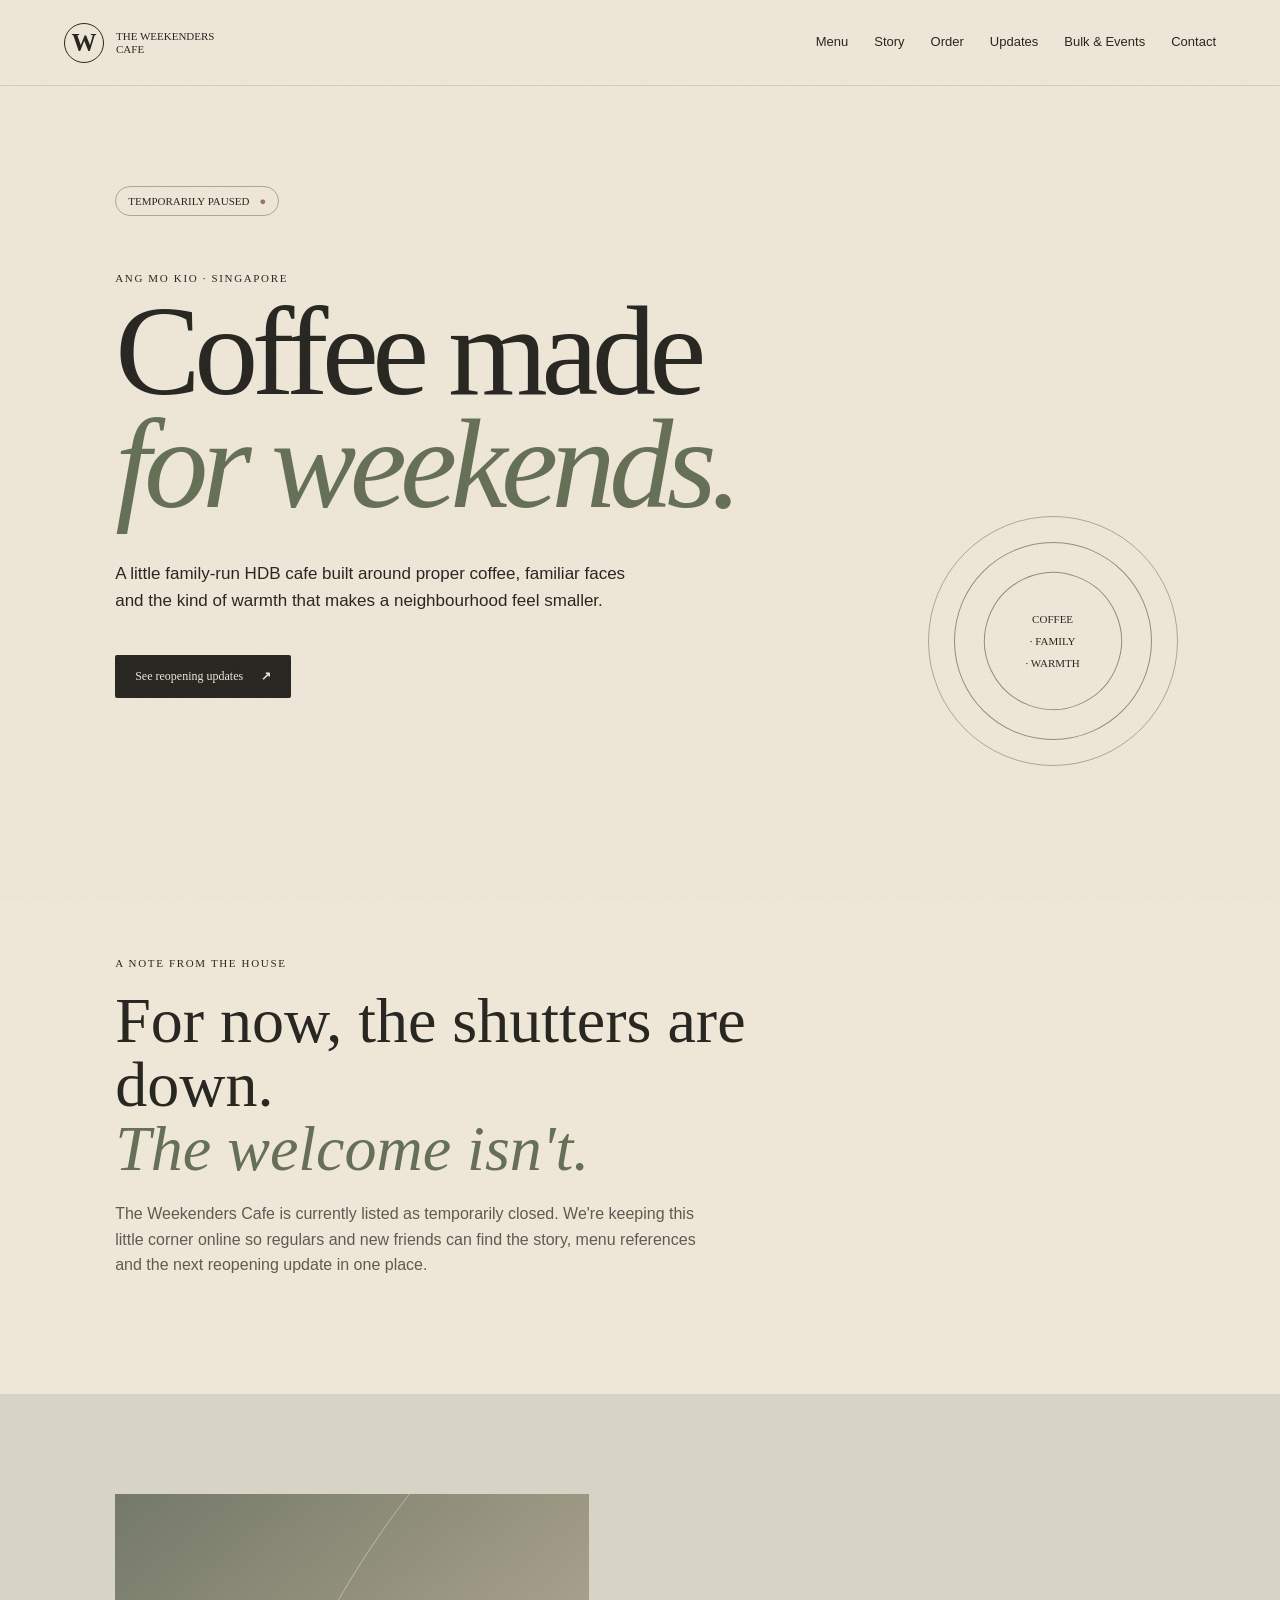
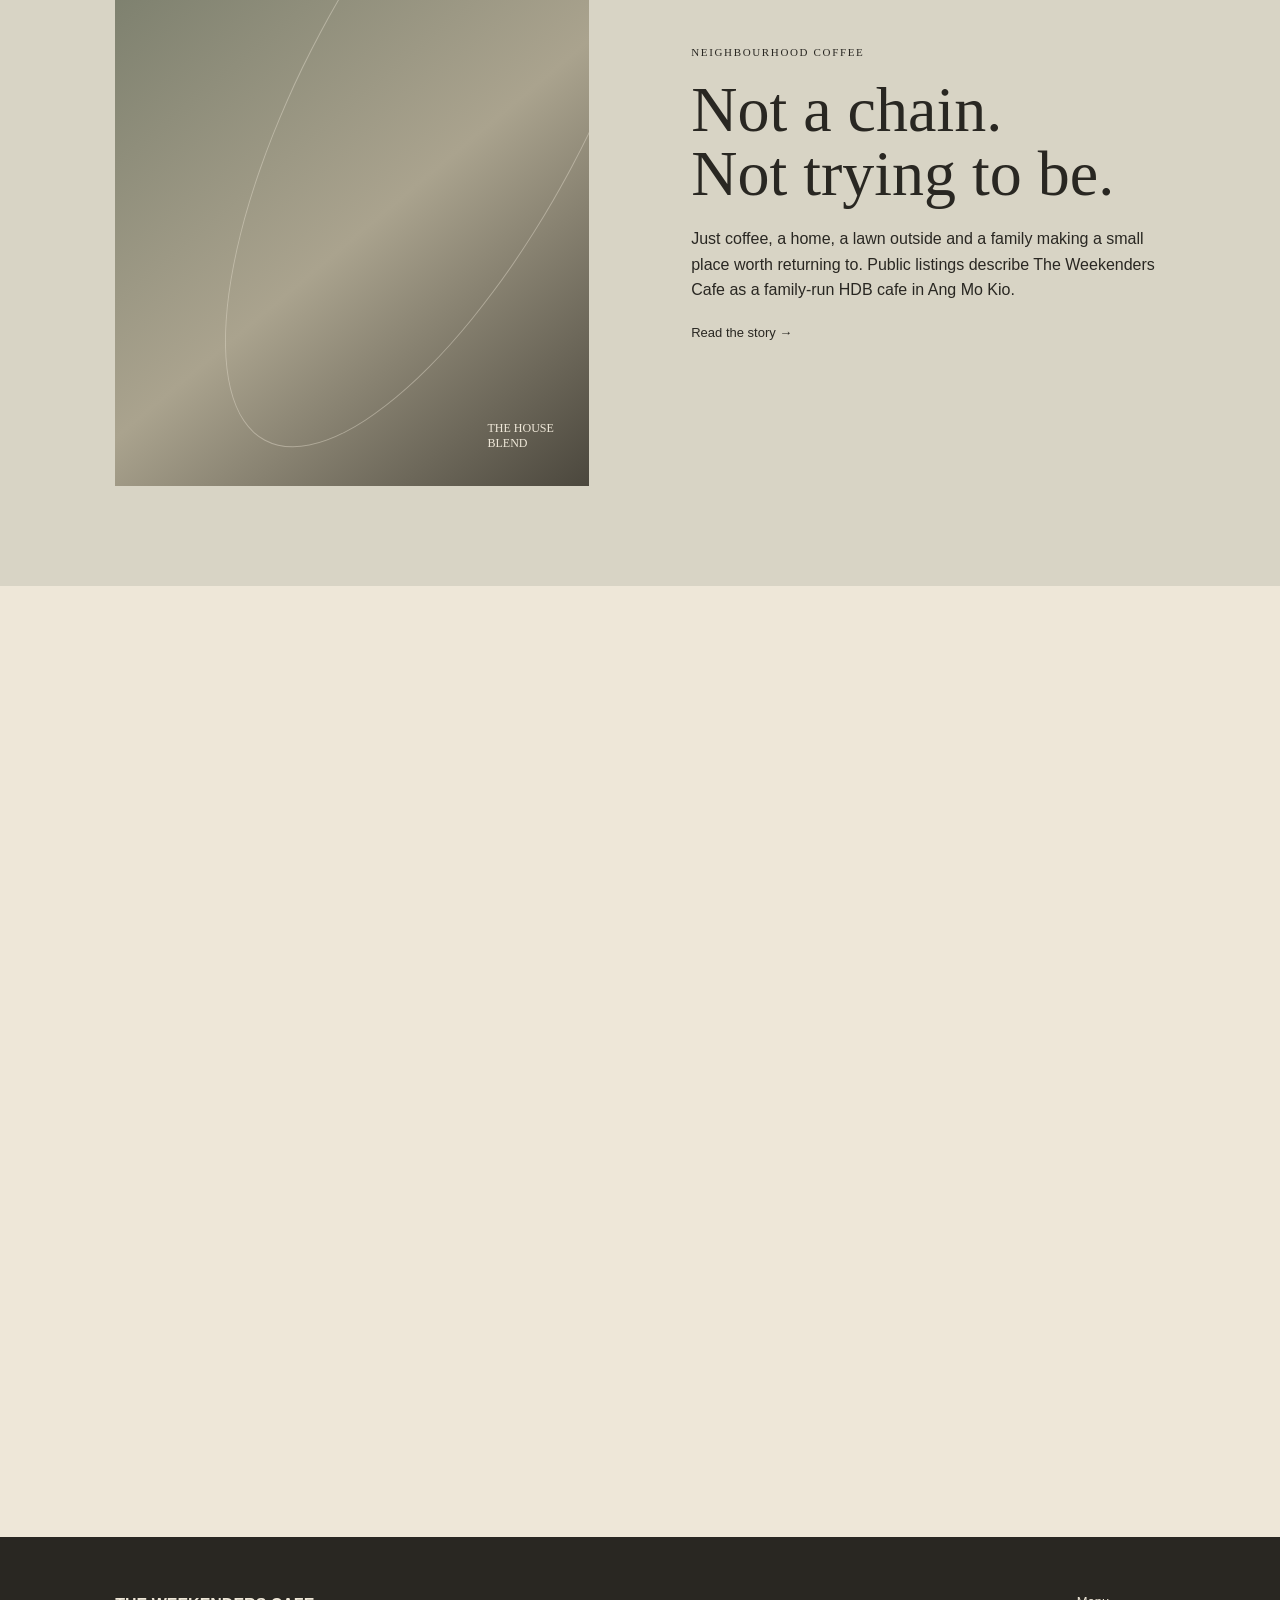
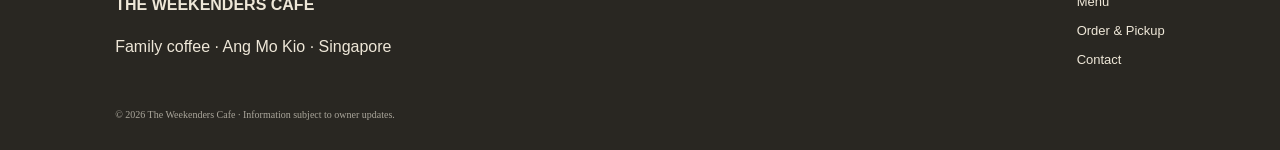
<file: index.html>
<!doctype html><html lang="en"><head><meta charset="utf-8"><meta name="viewport" content="width=device-width,initial-scale=1"><meta name="description" content="The Weekenders Cafe — a family-run neighbourhood coffee spot in Ang Mo Kio."><title>The Weekenders Cafe — Neighbourhood Coffee</title><link rel="stylesheet" href="css/style.css"></head><body><div class="loader"><span>W</span><i></i></div><div class="grain"></div><header><a class="logo" href="index.html"><b>W</b><span>THE WEEKENDERS<br>CAFE</span></a><button class="menu-btn" aria-label="Open menu">MENU</button><nav><a href="menu.html">Menu</a><a href="story.html">Story</a><a href="order.html">Order</a><a href="updates.html">Updates</a><a href="bulk.html">Bulk & Events</a><a href="contact.html">Contact</a></nav></header><main><section class="hero"><div class="status">TEMPORARILY PAUSED <span>●</span></div><p class="eyebrow">ANG MO KIO · SINGAPORE</p><h1>Coffee made<br><em>for weekends.</em></h1><p class="lead">A little family-run HDB cafe built around proper coffee, familiar faces and the kind of warmth that makes a neighbourhood feel smaller.</p><a class="button" href="updates.html">See reopening updates <b>↗</b></a><div class="orb"><span>COFFEE<br>· FAMILY<br>· WARMTH</span></div></section><section class="note reveal"><p class="eyebrow">A NOTE FROM THE HOUSE</p><h2>For now, the shutters are down.<br><em>The welcome isn't.</em></h2><p>The Weekenders Cafe is currently listed as temporarily closed. We're keeping this little corner online so regulars and new friends can find the story, menu references and the next reopening update in one place.</p></section><section class="split"><div class="photo-block reveal"><div class="fake-photo"><span>THE HOUSE<br>BLEND</span></div></div><div class="copy reveal"><p class="eyebrow">NEIGHBOURHOOD COFFEE</p><h2>Not a chain.<br>Not trying to be.</h2><p>Just coffee, a home, a lawn outside and a family making a small place worth returning to. Public listings describe The Weekenders Cafe as a family-run HDB cafe in Ang Mo Kio.</p><a class="text-link" href="story.html">Read the story →</a></div></section><section class="feature reveal"><p class="eyebrow">WHAT PEOPLE COME FOR</p><div class="cards"><article><span>01</span><h3>House coffee</h3><p>A proper neighbourhood espresso stop, with a house magic blend noted for chocolate and berry notes.</p></article><article><span>02</span><h3>Espresso tonic</h3><p>A bright, refreshing option for Singapore heat — one of the drinks highlighted by local listings.</p></article><article><span>03</span><h3>Matcha</h3><p>A quieter second lane alongside the coffee menu.</p></article></div></section><section class="banner reveal"><div><p class="eyebrow">WHEN WE RETURN</p><h2>Find the next date<br>before you make the trip.</h2></div><a class="button dark" href="updates.html">Reopening updates ↗</a></section></main><footer><div><b>THE WEEKENDERS CAFE</b><p>Family coffee · Ang Mo Kio · Singapore</p></div><div><a href="menu.html">Menu</a><a href="order.html">Order & Pickup</a><a href="contact.html">Contact</a></div><small>© 2026 The Weekenders Cafe · Information subject to owner updates.</small></footer><script src="js/app.js"></script></body></html>
</file>
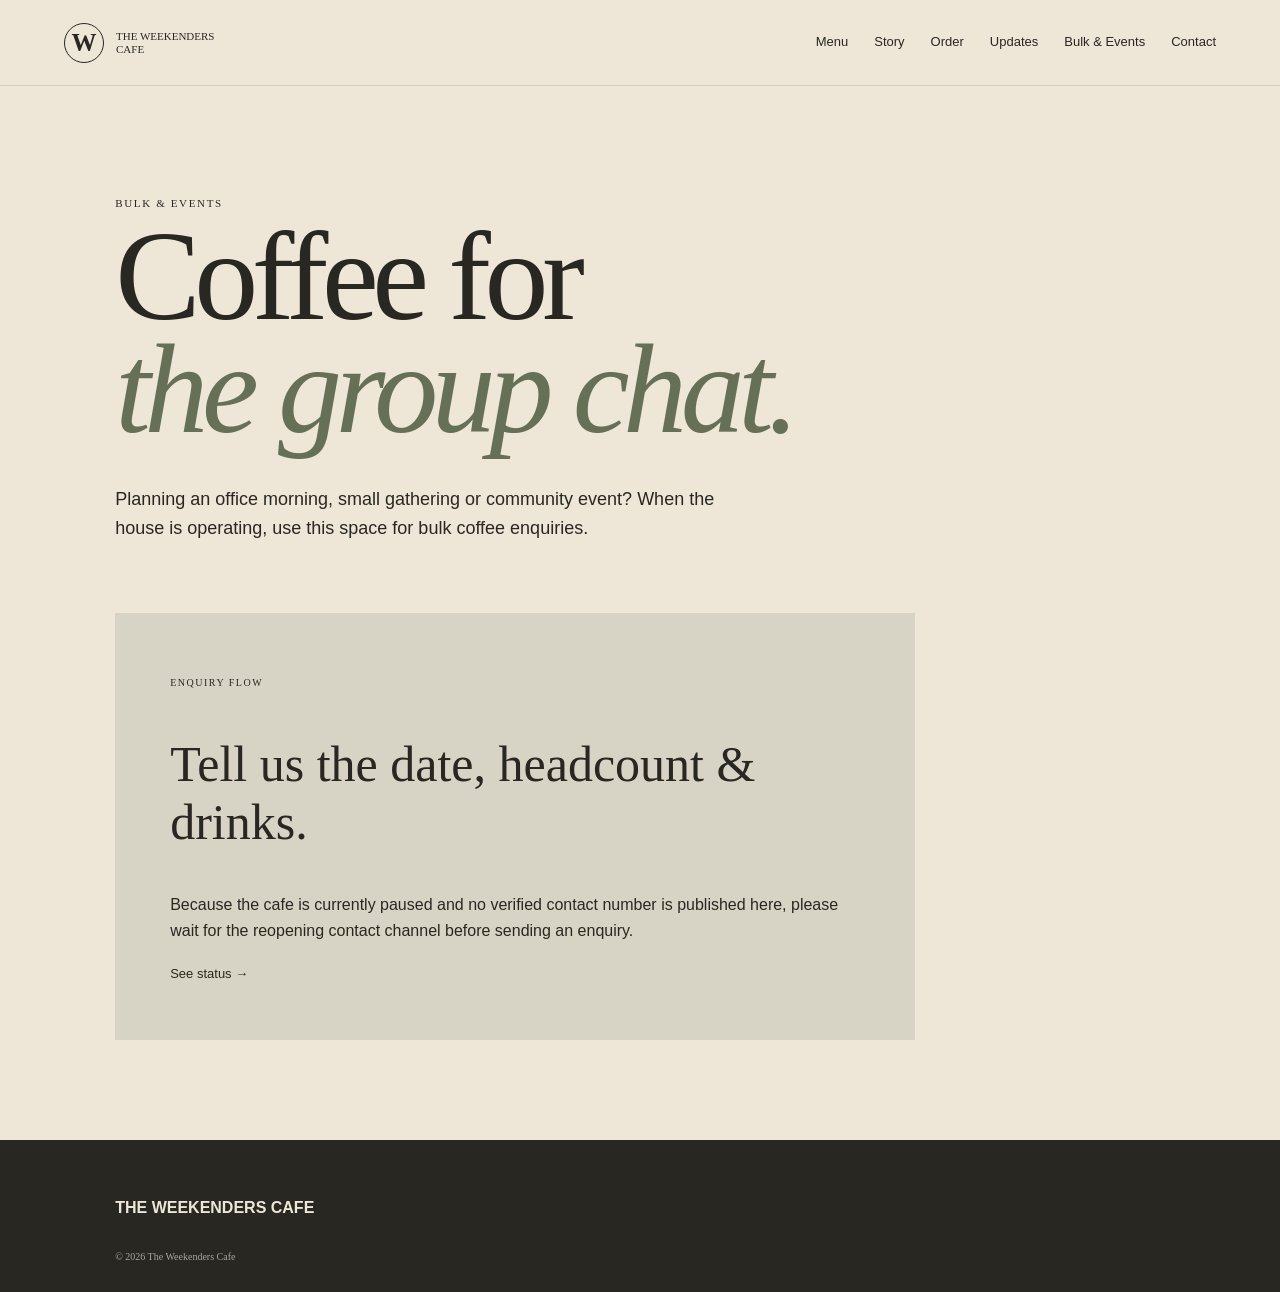
<file: bulk.html>
<!doctype html><html lang="en"><head><meta charset="utf-8"><meta name="viewport" content="width=device-width,initial-scale=1"><title>Bulk & Events — The Weekenders Cafe</title><link rel="stylesheet" href="css/style.css"></head><body><header><a class="logo" href="index.html"><b>W</b><span>THE WEEKENDERS<br>CAFE</span></a><button class="menu-btn">MENU</button><nav><a href="menu.html">Menu</a><a href="story.html">Story</a><a href="order.html">Order</a><a href="updates.html">Updates</a><a href="bulk.html">Bulk & Events</a><a href="contact.html">Contact</a></nav></header><main class="page"><p class="eyebrow">BULK & EVENTS</p><h1>Coffee for<br><em>the group chat.</em></h1><p class="intro">Planning an office morning, small gathering or community event? When the house is operating, use this space for bulk coffee enquiries.</p><div class="event-card"><span>ENQUIRY FLOW</span><h2>Tell us the date, headcount & drinks.</h2><p>Because the cafe is currently paused and no verified contact number is published here, please wait for the reopening contact channel before sending an enquiry.</p><a class="text-link" href="updates.html">See status →</a></div></main><footer><div><b>THE WEEKENDERS CAFE</b></div><small>© 2026 The Weekenders Cafe</small></footer><script src="js/app.js"></script></body></html>
</file>
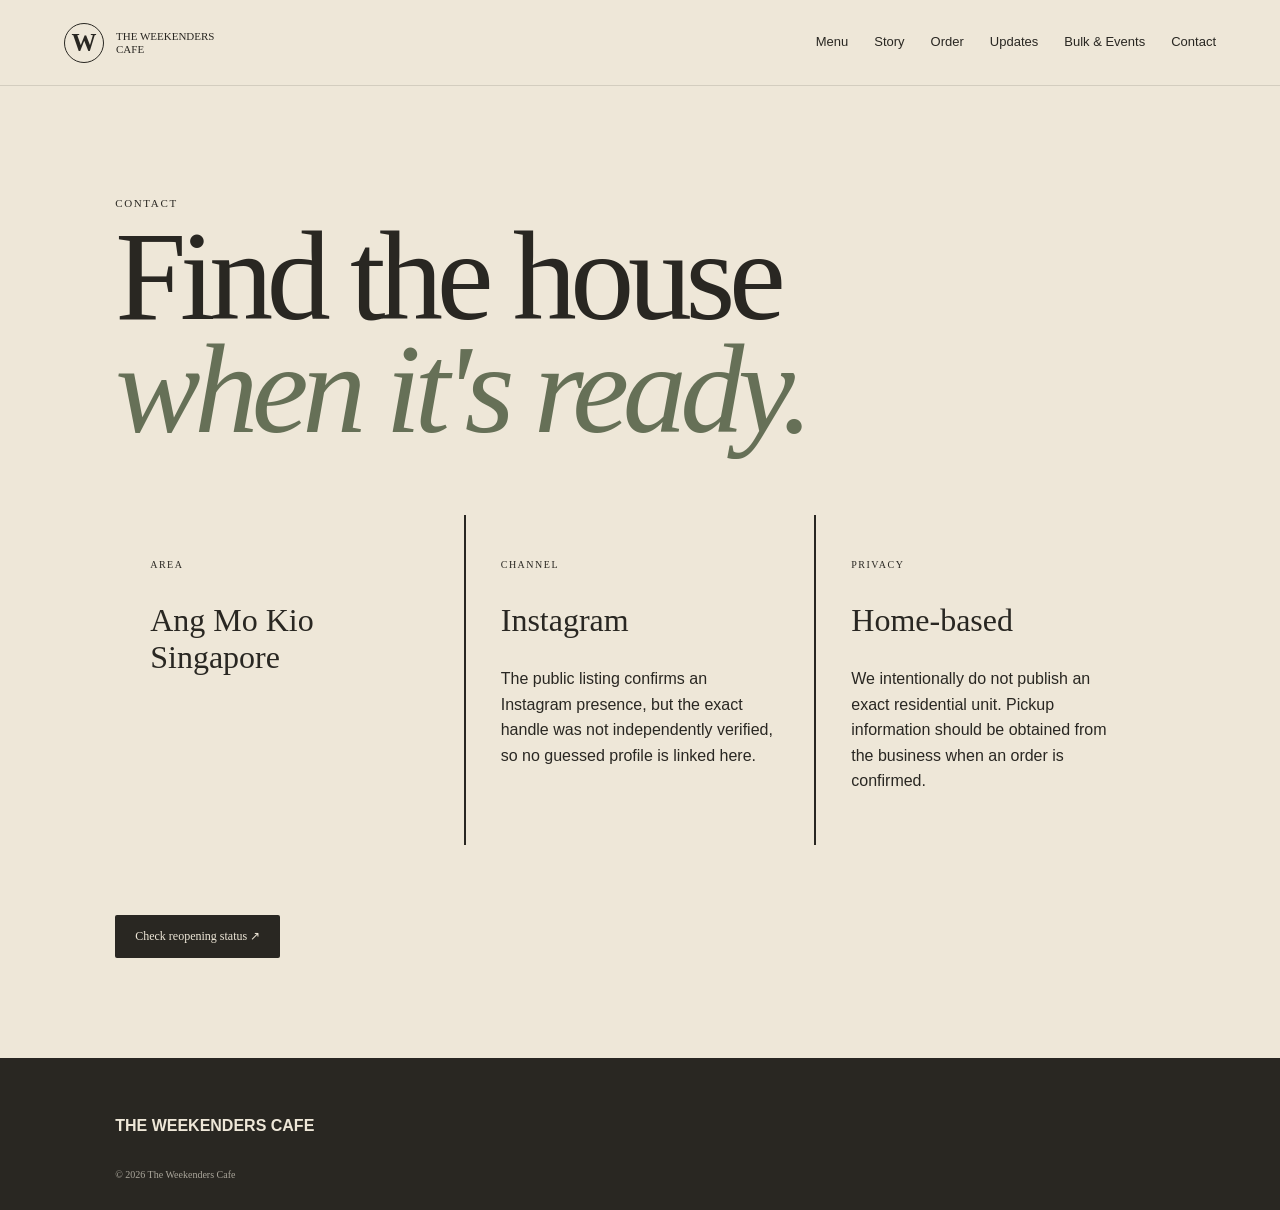
<file: contact.html>
<!doctype html><html lang="en"><head><meta charset="utf-8"><meta name="viewport" content="width=device-width,initial-scale=1"><title>Contact — The Weekenders Cafe</title><link rel="stylesheet" href="css/style.css"></head><body><header><a class="logo" href="index.html"><b>W</b><span>THE WEEKENDERS<br>CAFE</span></a><button class="menu-btn">MENU</button><nav><a href="menu.html">Menu</a><a href="story.html">Story</a><a href="order.html">Order</a><a href="updates.html">Updates</a><a href="bulk.html">Bulk & Events</a><a href="contact.html">Contact</a></nav></header><main class="page"><p class="eyebrow">CONTACT</p><h1>Find the house<br><em>when it's ready.</em></h1><div class="contact-box"><div><span>AREA</span><h2>Ang Mo Kio<br>Singapore</h2></div><div><span>CHANNEL</span><h2>Instagram</h2><p>The public listing confirms an Instagram presence, but the exact handle was not independently verified, so no guessed profile is linked here.</p></div><div><span>PRIVACY</span><h2>Home-based</h2><p>We intentionally do not publish an exact residential unit. Pickup information should be obtained from the business when an order is confirmed.</p></div></div><a class="button" href="updates.html">Check reopening status ↗</a></main><footer><div><b>THE WEEKENDERS CAFE</b></div><small>© 2026 The Weekenders Cafe</small></footer><script src="js/app.js"></script></body></html>
</file>
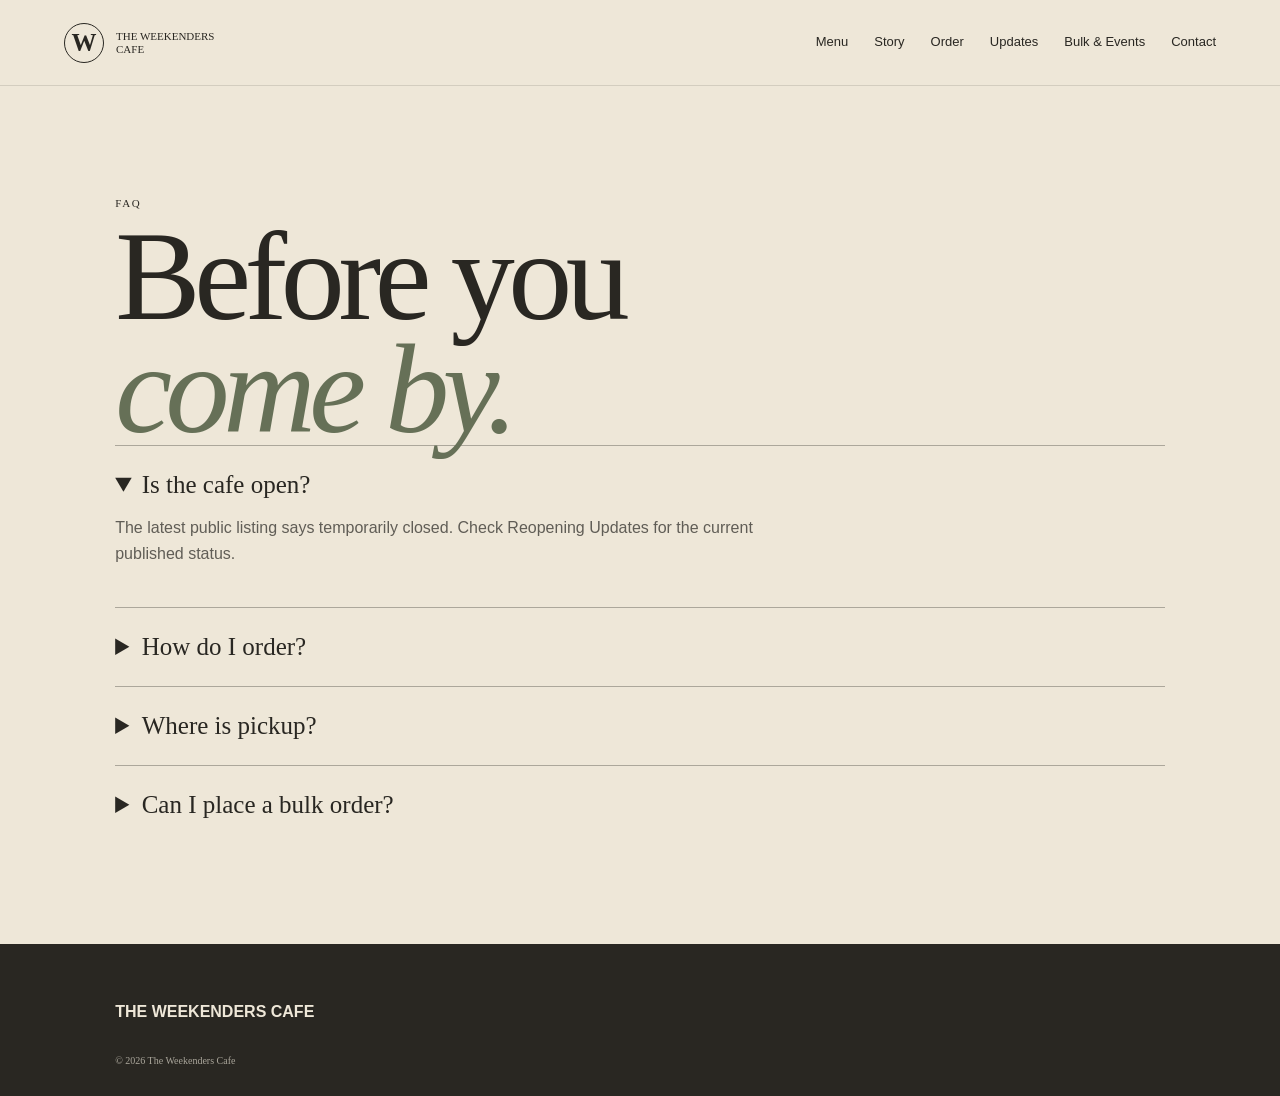
<file: faq.html>
<!doctype html><html lang="en"><head><meta charset="utf-8"><meta name="viewport" content="width=device-width,initial-scale=1"><title>FAQ — The Weekenders Cafe</title><link rel="stylesheet" href="css/style.css"></head><body><header><a class="logo" href="index.html"><b>W</b><span>THE WEEKENDERS<br>CAFE</span></a><button class="menu-btn">MENU</button><nav><a href="menu.html">Menu</a><a href="story.html">Story</a><a href="order.html">Order</a><a href="updates.html">Updates</a><a href="bulk.html">Bulk & Events</a><a href="contact.html">Contact</a></nav></header><main class="page"><p class="eyebrow">FAQ</p><h1>Before you<br><em>come by.</em></h1><details open><summary>Is the cafe open?</summary><p>The latest public listing says temporarily closed. Check Reopening Updates for the current published status.</p></details><details><summary>How do I order?</summary><p>Public information says orders are made via WhatsApp when the cafe is operating.</p></details><details><summary>Where is pickup?</summary><p>Public descriptions say pickup is on the lawn outside the apartment. Exact residential details are intentionally not published.</p></details><details><summary>Can I place a bulk order?</summary><p>Use the Bulk & Events page for the enquiry workflow once the house reopens.</p></details></main><footer><div><b>THE WEEKENDERS CAFE</b></div><small>© 2026 The Weekenders Cafe</small></footer><script src="js/app.js"></script></body></html>
</file>
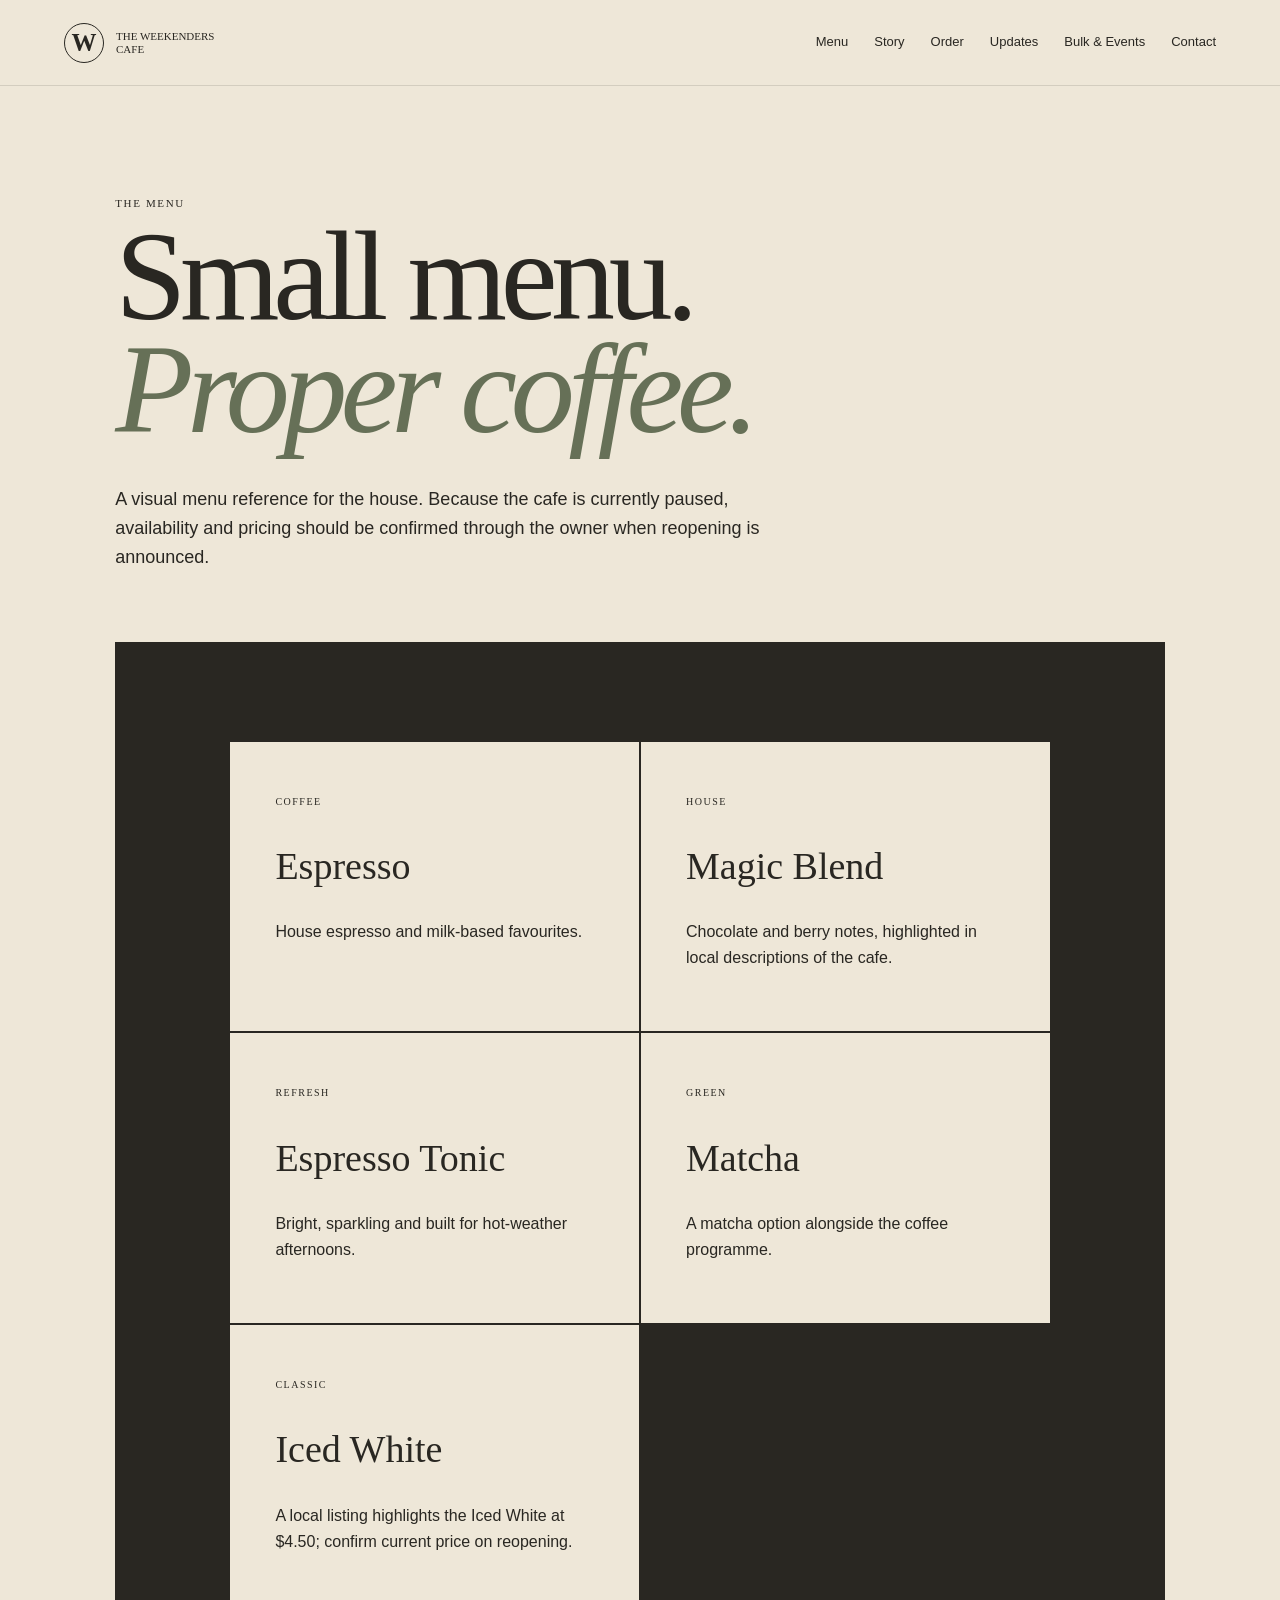
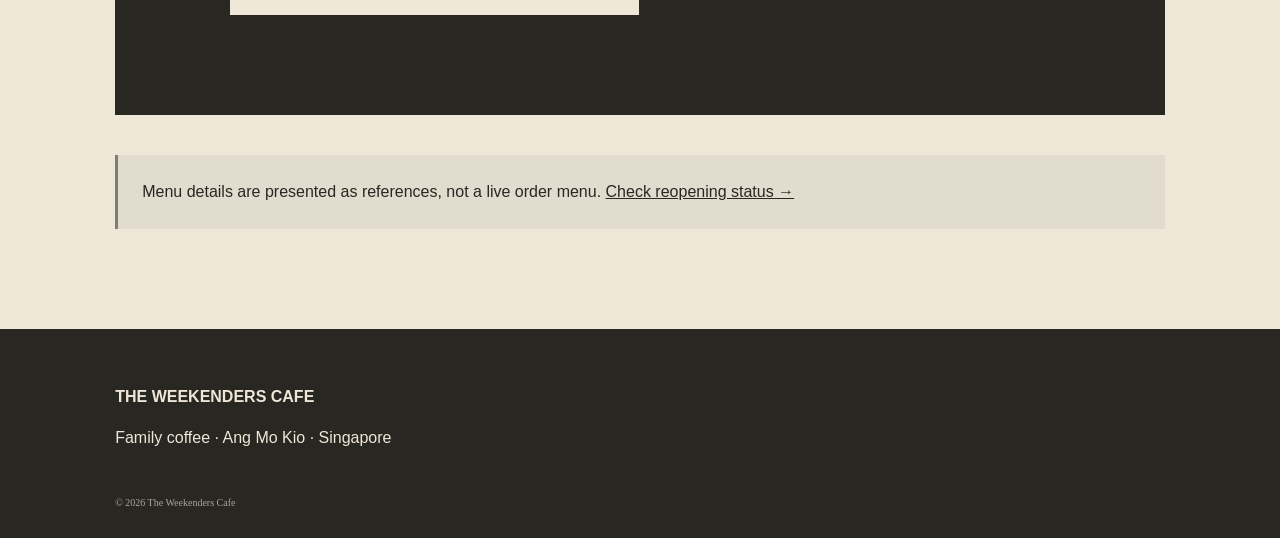
<file: menu.html>
<!doctype html><html lang="en"><head><meta charset="utf-8"><meta name="viewport" content="width=device-width,initial-scale=1"><title>Menu — The Weekenders Cafe</title><link rel="stylesheet" href="css/style.css"></head><body><header><a class="logo" href="index.html"><b>W</b><span>THE WEEKENDERS<br>CAFE</span></a><button class="menu-btn">MENU</button><nav><a href="menu.html">Menu</a><a href="story.html">Story</a><a href="order.html">Order</a><a href="updates.html">Updates</a><a href="bulk.html">Bulk & Events</a><a href="contact.html">Contact</a></nav></header><main class="page"><p class="eyebrow">THE MENU</p><h1>Small menu.<br><em>Proper coffee.</em></h1><p class="intro">A visual menu reference for the house. Because the cafe is currently paused, availability and pricing should be confirmed through the owner when reopening is announced.</p><section class="menu-grid"><article><span>COFFEE</span><h2>Espresso</h2><p>House espresso and milk-based favourites.</p></article><article><span>HOUSE</span><h2>Magic Blend</h2><p>Chocolate and berry notes, highlighted in local descriptions of the cafe.</p></article><article><span>REFRESH</span><h2>Espresso Tonic</h2><p>Bright, sparkling and built for hot-weather afternoons.</p></article><article><span>GREEN</span><h2>Matcha</h2><p>A matcha option alongside the coffee programme.</p></article><article><span>CLASSIC</span><h2>Iced White</h2><p>A local listing highlights the Iced White at $4.50; confirm current price on reopening.</p></article></section><div class="callout">Menu details are presented as references, not a live order menu. <a href="updates.html">Check reopening status →</a></div></main><footer><div><b>THE WEEKENDERS CAFE</b><p>Family coffee · Ang Mo Kio · Singapore</p></div><small>© 2026 The Weekenders Cafe</small></footer><script src="js/app.js"></script></body></html>
</file>
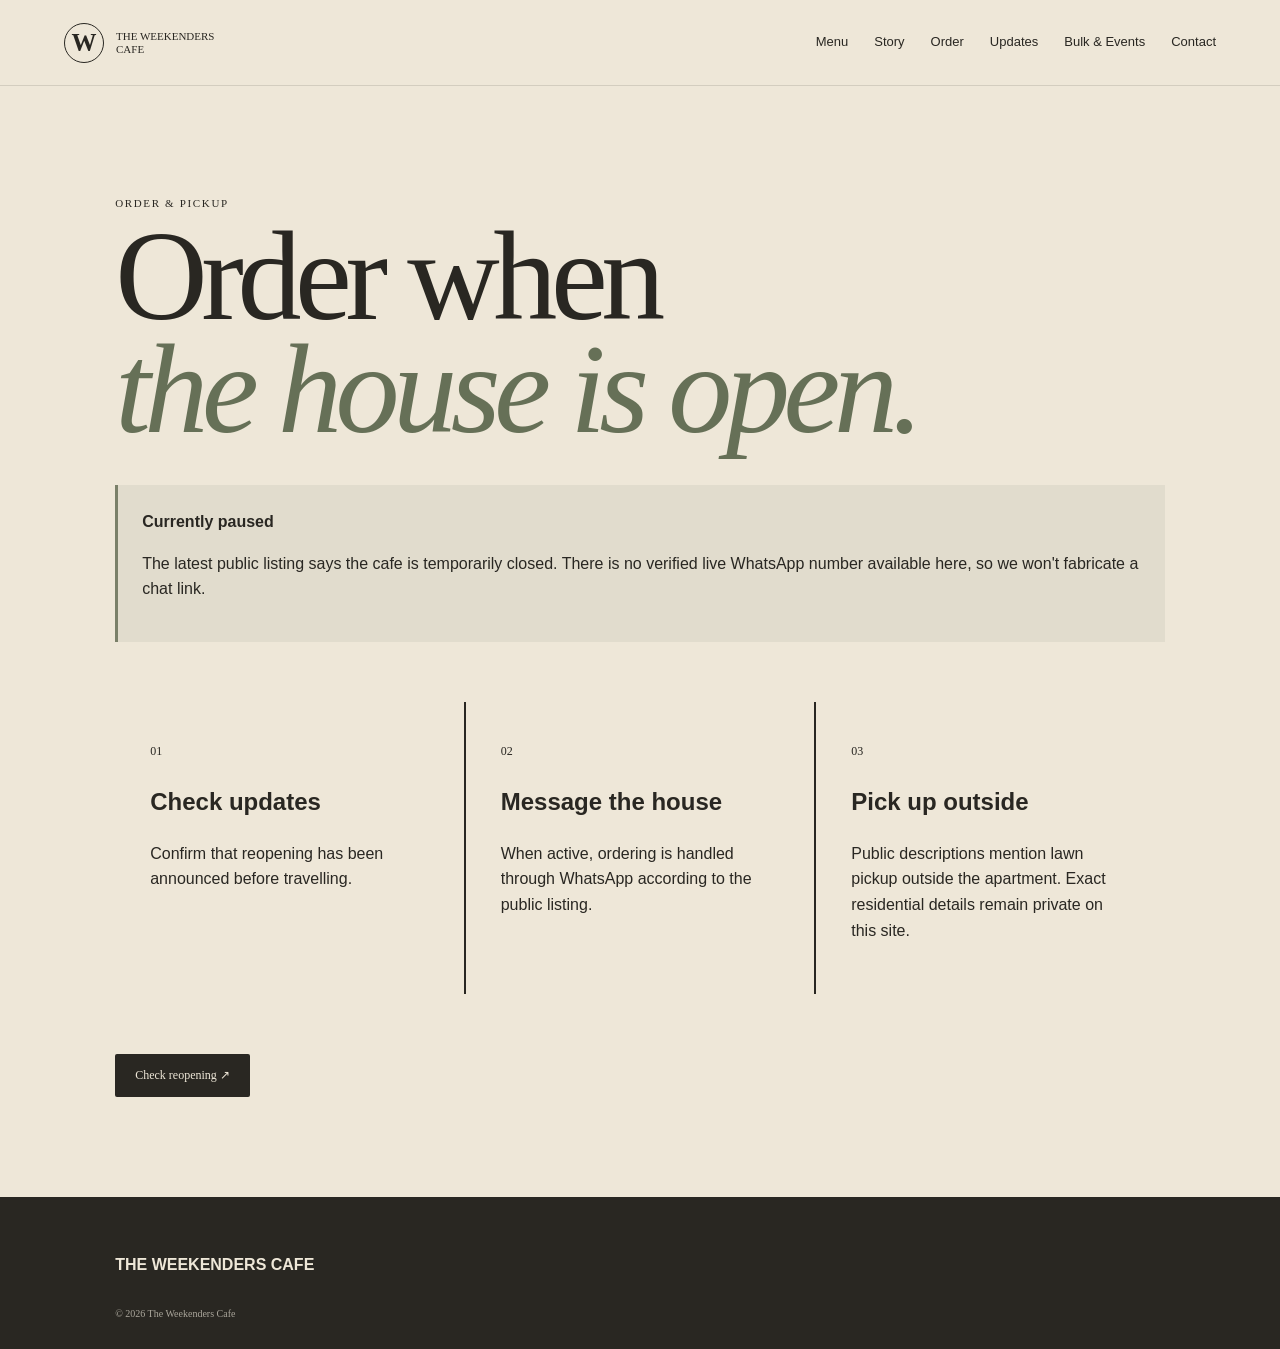
<file: order.html>
<!doctype html><html lang="en"><head><meta charset="utf-8"><meta name="viewport" content="width=device-width,initial-scale=1"><title>Order & Pickup — The Weekenders Cafe</title><link rel="stylesheet" href="css/style.css"></head><body><header><a class="logo" href="index.html"><b>W</b><span>THE WEEKENDERS<br>CAFE</span></a><button class="menu-btn">MENU</button><nav><a href="menu.html">Menu</a><a href="story.html">Story</a><a href="order.html">Order</a><a href="updates.html">Updates</a><a href="bulk.html">Bulk & Events</a><a href="contact.html">Contact</a></nav></header><main class="page"><p class="eyebrow">ORDER & PICKUP</p><h1>Order when<br><em>the house is open.</em></h1><div class="notice"><strong>Currently paused</strong><p>The latest public listing says the cafe is temporarily closed. There is no verified live WhatsApp number available here, so we won't fabricate a chat link.</p></div><div class="steps"><article><b>01</b><h2>Check updates</h2><p>Confirm that reopening has been announced before travelling.</p></article><article><b>02</b><h2>Message the house</h2><p>When active, ordering is handled through WhatsApp according to the public listing.</p></article><article><b>03</b><h2>Pick up outside</h2><p>Public descriptions mention lawn pickup outside the apartment. Exact residential details remain private on this site.</p></article></div><a class="button" href="updates.html">Check reopening ↗</a></main><footer><div><b>THE WEEKENDERS CAFE</b></div><small>© 2026 The Weekenders Cafe</small></footer><script src="js/app.js"></script></body></html>
</file>
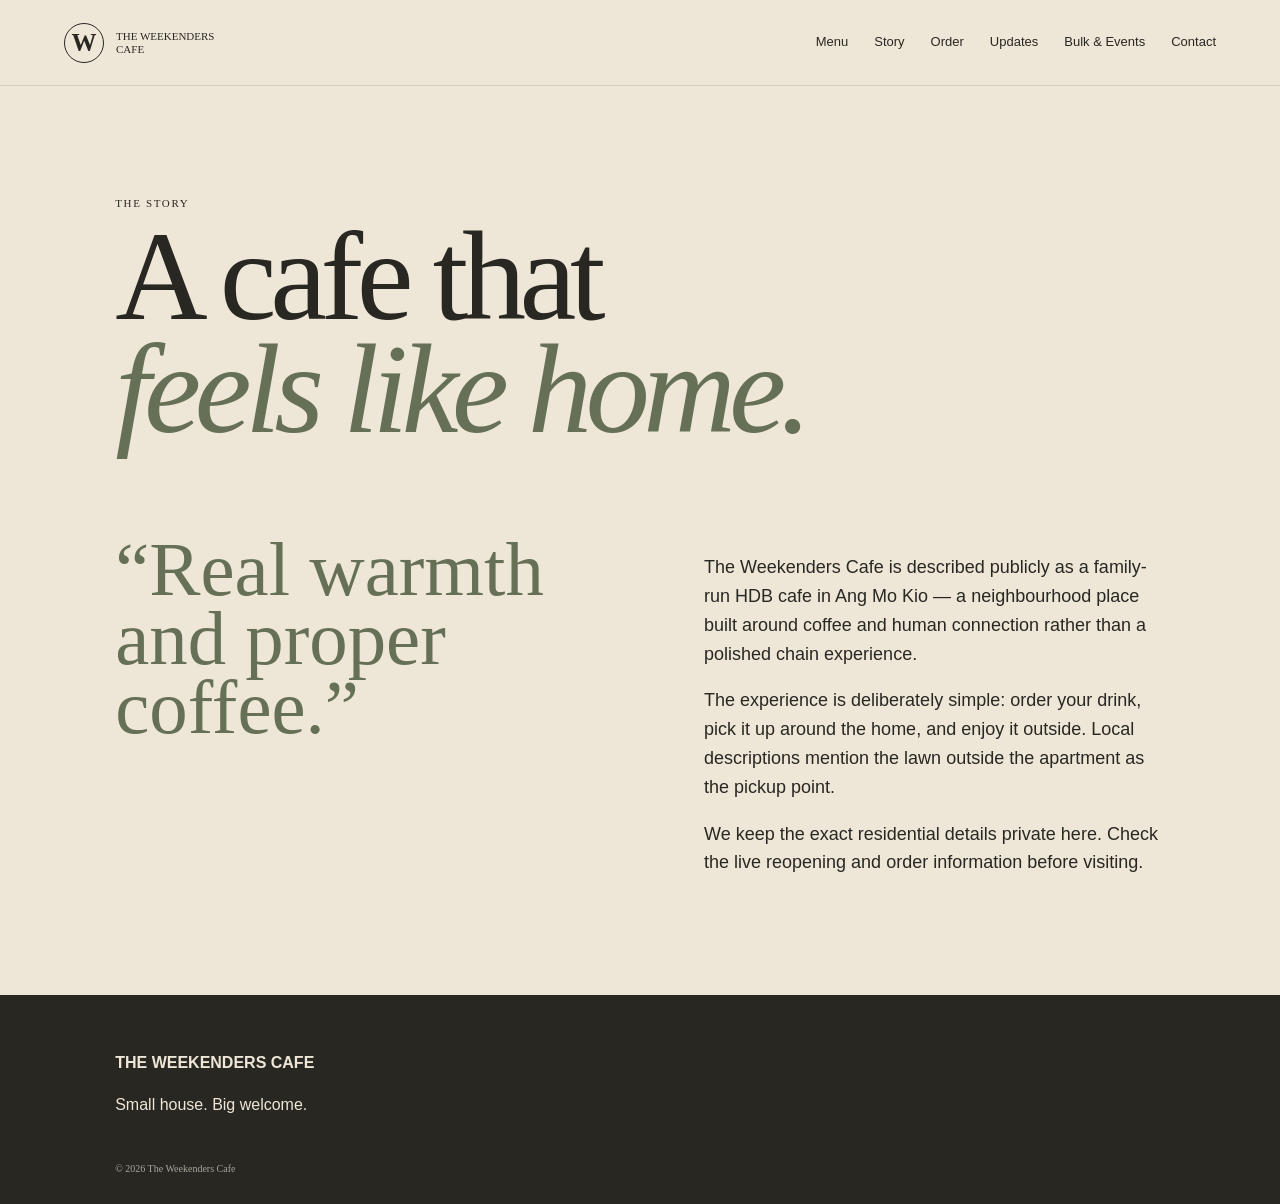
<file: story.html>
<!doctype html><html lang="en"><head><meta charset="utf-8"><meta name="viewport" content="width=device-width,initial-scale=1"><title>Our Story — The Weekenders Cafe</title><link rel="stylesheet" href="css/style.css"></head><body><header><a class="logo" href="index.html"><b>W</b><span>THE WEEKENDERS<br>CAFE</span></a><button class="menu-btn">MENU</button><nav><a href="menu.html">Menu</a><a href="story.html">Story</a><a href="order.html">Order</a><a href="updates.html">Updates</a><a href="bulk.html">Bulk & Events</a><a href="contact.html">Contact</a></nav></header><main class="page"><p class="eyebrow">THE STORY</p><h1>A cafe that<br><em>feels like home.</em></h1><div class="story-layout"><div class="quote">“Real warmth<br>and proper coffee.”</div><div><p>The Weekenders Cafe is described publicly as a family-run HDB cafe in Ang Mo Kio — a neighbourhood place built around coffee and human connection rather than a polished chain experience.</p><p>The experience is deliberately simple: order your drink, pick it up around the home, and enjoy it outside. Local descriptions mention the lawn outside the apartment as the pickup point.</p><p>We keep the exact residential details private here. Check the live reopening and order information before visiting.</p></div></div></main><footer><div><b>THE WEEKENDERS CAFE</b><p>Small house. Big welcome.</p></div><small>© 2026 The Weekenders Cafe</small></footer><script src="js/app.js"></script></body></html>
</file>
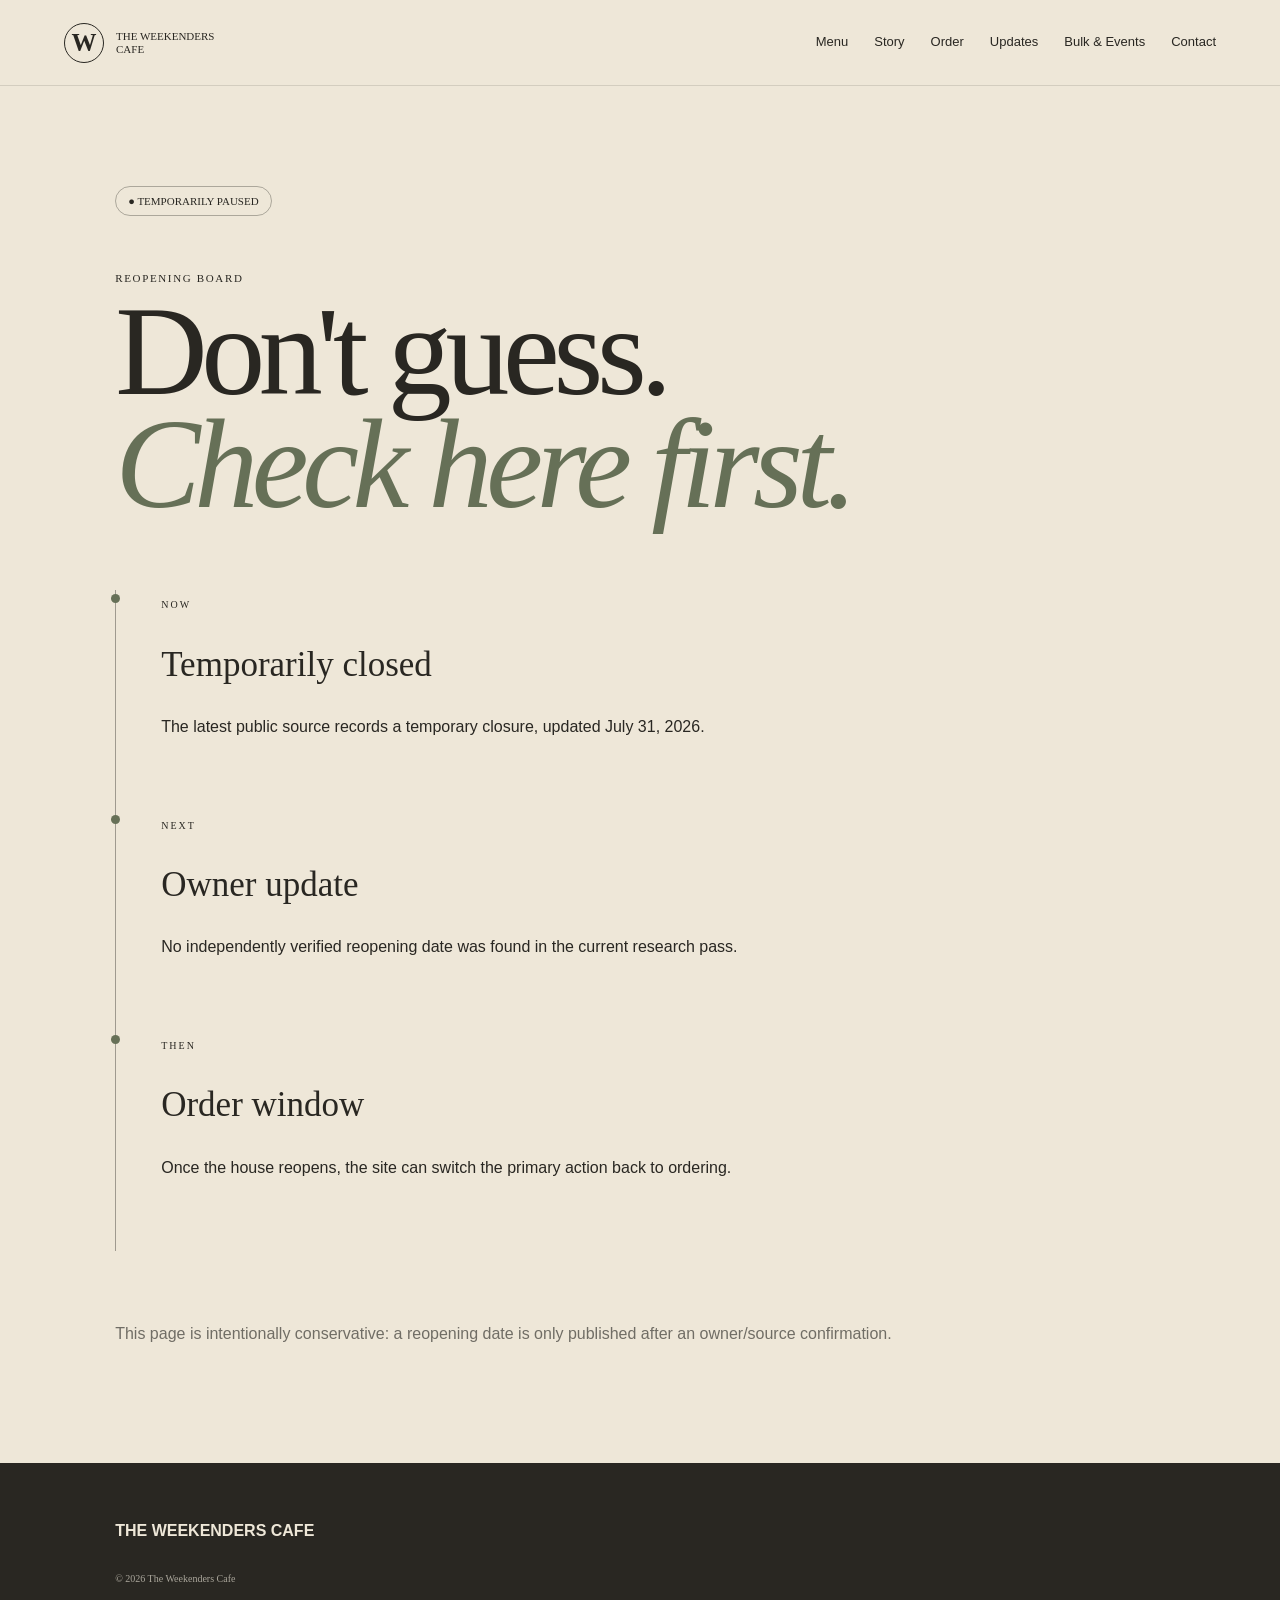
<file: updates.html>
<!doctype html><html lang="en"><head><meta charset="utf-8"><meta name="viewport" content="width=device-width,initial-scale=1"><title>Reopening Updates — The Weekenders Cafe</title><link rel="stylesheet" href="css/style.css"></head><body><header><a class="logo" href="index.html"><b>W</b><span>THE WEEKENDERS<br>CAFE</span></a><button class="menu-btn">MENU</button><nav><a href="menu.html">Menu</a><a href="story.html">Story</a><a href="order.html">Order</a><a href="updates.html">Updates</a><a href="bulk.html">Bulk & Events</a><a href="contact.html">Contact</a></nav></header><main class="page updates"><div class="status large">● TEMPORARILY PAUSED</div><p class="eyebrow">REOPENING BOARD</p><h1>Don't guess.<br><em>Check here first.</em></h1><div class="timeline"><article><span>NOW</span><h2>Temporarily closed</h2><p>The latest public source records a temporary closure, updated July 31, 2026.</p></article><article><span>NEXT</span><h2>Owner update</h2><p>No independently verified reopening date was found in the current research pass.</p></article><article><span>THEN</span><h2>Order window</h2><p>Once the house reopens, the site can switch the primary action back to ordering.</p></article></div><p class="muted">This page is intentionally conservative: a reopening date is only published after an owner/source confirmation.</p></main><footer><div><b>THE WEEKENDERS CAFE</b></div><small>© 2026 The Weekenders Cafe</small></footer><script src="js/app.js"></script></body></html>
</file>
<file: css/style.css>
*{box-sizing:border-box}html{scroll-behavior:smooth}body{margin:0;background:#eee7d8;color:#292722;font-family:"DM Sans",sans-serif;line-height:1.6}.grain{position:fixed;inset:0;pointer-events:none;opacity:.045;background-image:url("data:image/svg+xml,%3Csvg xmlns='http://www.w3.org/2000/svg' width='100' height='100'%3E%3Cfilter id='n'%3E%3CfeTurbulence baseFrequency='.8' numOctaves='2' stitchTiles='stitch'/%3E%3C/filter%3E%3Crect width='100%25' height='100%25' filter='url(%23n)'/%3E%3C/svg%3E");z-index:9}.loader{position:fixed;z-index:20;inset:0;background:#292722;color:#eee7d8;display:grid;place-items:center;transition:.8s cubic-bezier(.77,0,.18,1)}.loader span{font:600 5rem "Playfair Display"}.loader i{position:absolute;width:2px;height:80px;background:#a5ad92;animation:grow 1.1s}.loader.done{transform:translateY(-100%)}@keyframes grow{from{height:0}to{height:80px}}header{height:86px;padding:20px 5vw;display:flex;align-items:center;justify-content:space-between;border-bottom:1px solid #29272222;position:relative;z-index:10}.logo{display:flex;gap:12px;align-items:center;color:inherit;text-decoration:none;font:500 11px/1.15 "DM Mono"}.logo b{font:600 25px "Playfair Display";border:1px solid;border-radius:50%;width:40px;height:40px;display:grid;place-items:center}nav{display:flex;gap:26px}nav a,.text-link,footer a{color:inherit;text-decoration:none;font-size:13px}nav a:hover,.text-link:hover{opacity:.55}.menu-btn{display:none}.hero{min-height:760px;padding:100px 9vw 80px;position:relative;overflow:hidden}.eyebrow{font:500 11px "DM Mono";letter-spacing:.15em;text-transform:uppercase}.status{display:inline-flex;gap:10px;align-items:center;border:1px solid #29272255;padding:8px 12px;border-radius:99px;font:11px "DM Mono";margin-bottom:45px}.status span{color:#9b745d}.hero h1,.page h1{font:500 clamp(4rem,10vw,9rem)/.88 "Playfair Display";letter-spacing:-.05em;margin:0;max-width:900px}.hero h1 em,.page h1 em,h2 em{color:#667057;font-style:italic}.lead{max-width:520px;font-size:17px;margin:40px 0}.button{display:inline-flex;padding:14px 20px;background:#292722;color:#eee7d8;text-decoration:none;border-radius:2px;gap:18px;font:500 12px "DM Mono";position:relative;z-index:2;transition:.25s}.button:hover{transform:translateY(-2px)}.orb{position:absolute;right:8vw;bottom:80px;width:250px;height:250px;border:1px solid #29272255;border-radius:50%;display:grid;place-items:center;text-align:center;font:11px/2 "DM Mono";animation:float 6s ease-in-out infinite}.orb:before,.orb:after{content:"";position:absolute;border:1px solid #8b9278;border-radius:50%;inset:25px;transform:rotate(45deg)}.orb:after{inset:55px;transform:rotate(-25deg)}@keyframes float{50%{transform:translateY(-16px) rotate(4deg)}}section{padding:100px 9vw}.note{max-width:1000px}.note h2,.copy h2,.banner h2{font:500 clamp(2.6rem,5vw,5rem)/1 "Playfair Display";margin:20px 0}.note>p:last-child{max-width:600px;color:#5e5b53}.split{display:grid;grid-template-columns:1fr 1fr;gap:8vw;align-items:center;background:#d8d4c5}.fake-photo{aspect-ratio:4/5;background:linear-gradient(140deg,#747968,#aaa38e 55%,#4b473d);display:grid;place-items:end;padding:35px;color:#eee7d8;font:12px "DM Mono";position:relative;overflow:hidden}.fake-photo:before{content:"";position:absolute;width:60%;height:130%;border:1px solid #eee7d866;border-radius:50%;transform:rotate(28deg)}.copy p{max-width:520px}.feature{background:#292722;color:#eee7d8}.cards{display:grid;grid-template-columns:repeat(3,1fr);gap:1px;margin-top:55px;background:#eee7d833}.cards article{padding:35px;background:#292722;min-height:270px}.cards span,.menu-grid span,.event-card span,.contact-box span{font:10px "DM Mono";letter-spacing:.15em}.cards h3{font:500 30px "Playfair Display"}.banner{background:#9ba18a;display:flex;justify-content:space-between;align-items:center}.dark{background:#292722}.page{min-height:calc(100vh - 86px);padding:100px 9vw}.page .intro{max-width:650px;font-size:18px;margin:40px 0 70px}.menu-grid{display:grid;grid-template-columns:repeat(2,1fr);gap:2px;background:#292722;margin-top:70px}.menu-grid article{padding:45px;background:#eee7d8;min-height:230px}.menu-grid h2{font:500 38px "Playfair Display"}.callout,.notice{margin-top:40px;padding:24px;border-left:3px solid #7a8069;background:#e1dccd}.callout a{color:inherit}.story-layout{display:grid;grid-template-columns:1fr 1fr;gap:10vw;margin-top:90px;font-size:18px}.quote{font:500 clamp(3rem,6vw,6rem)/.9 "Playfair Display";color:#667057}.steps{display:grid;grid-template-columns:repeat(3,1fr);gap:2px;margin:60px 0;background:#292722}.steps article{background:#eee7d8;padding:35px;min-height:240px}.steps b{font:12px "DM Mono"}.timeline{margin:70px 0;border-left:1px solid #29272266}.timeline article{padding:0 0 55px 45px;position:relative}.timeline article:before{content:"";position:absolute;left:-5px;top:4px;width:9px;height:9px;background:#667057;border-radius:50%}.timeline span{font:10px "DM Mono";letter-spacing:.2em}.timeline h2{font:500 35px "Playfair Display"}.muted{color:#706d65}.event-card{max-width:800px;margin-top:70px;padding:55px;background:#d8d4c5}.event-card h2{font:500 50px "Playfair Display"}.contact-box{display:grid;grid-template-columns:repeat(3,1fr);gap:2px;background:#292722;margin:70px 0}.contact-box>div{background:#eee7d8;padding:35px;min-height:230px}.contact-box h2{font:500 32px "Playfair Display"}details{border-top:1px solid #29272255;padding:25px 0}summary{cursor:pointer;font:500 25px "Playfair Display"}details p{max-width:650px;color:#605d56}footer{padding:55px 9vw 30px;background:#292722;color:#eee7d8;display:grid;grid-template-columns:1fr auto;gap:30px}footer a{display:block;margin-bottom:8px;color:#eee7d8}footer small{grid-column:1/-1;color:#aaa69b;font:10px "DM Mono"}.reveal{opacity:0;transform:translateY(35px);transition:1s cubic-bezier(.2,.8,.2,1)}.reveal.show{opacity:1;transform:none}@media(max-width:800px){header{height:70px;padding:15px 6vw}nav{display:none;position:absolute;top:70px;left:0;right:0;background:#eee7d8;padding:25px 6vw;flex-direction:column;border-bottom:1px solid #29272233}.menu-btn{display:block;background:none;border:1px solid;border-radius:2px;padding:8px 11px;font:10px "DM Mono"}nav.open{display:flex}.hero{min-height:700px;padding:70px 6vw}.hero h1,.page h1{font-size:clamp(3.5rem,18vw,6rem)}.orb{width:150px;height:150px;right:7vw;bottom:60px;font-size:8px}.lead{font-size:15px}.split,.story-layout{grid-template-columns:1fr}.split{gap:0}.copy{padding-top:30px}.cards,.steps,.contact-box,.menu-grid{grid-template-columns:1fr}.banner{display:block}.banner .button{margin-top:20px}.page{padding:70px 6vw}.page .intro{margin-bottom:40px}.event-card h2{font-size:38px}section{padding:75px 6vw}footer{padding:45px 6vw;display:block}footer>div:nth-child(2){margin-top:25px}footer small{display:block;margin-top:25px}.note h2,.copy h2{font-size:2.8rem}}@media(prefers-reduced-motion:reduce){*,*:before,*:after{animation:none!important;transition:none!important;scroll-behavior:auto!important}}
</file>
